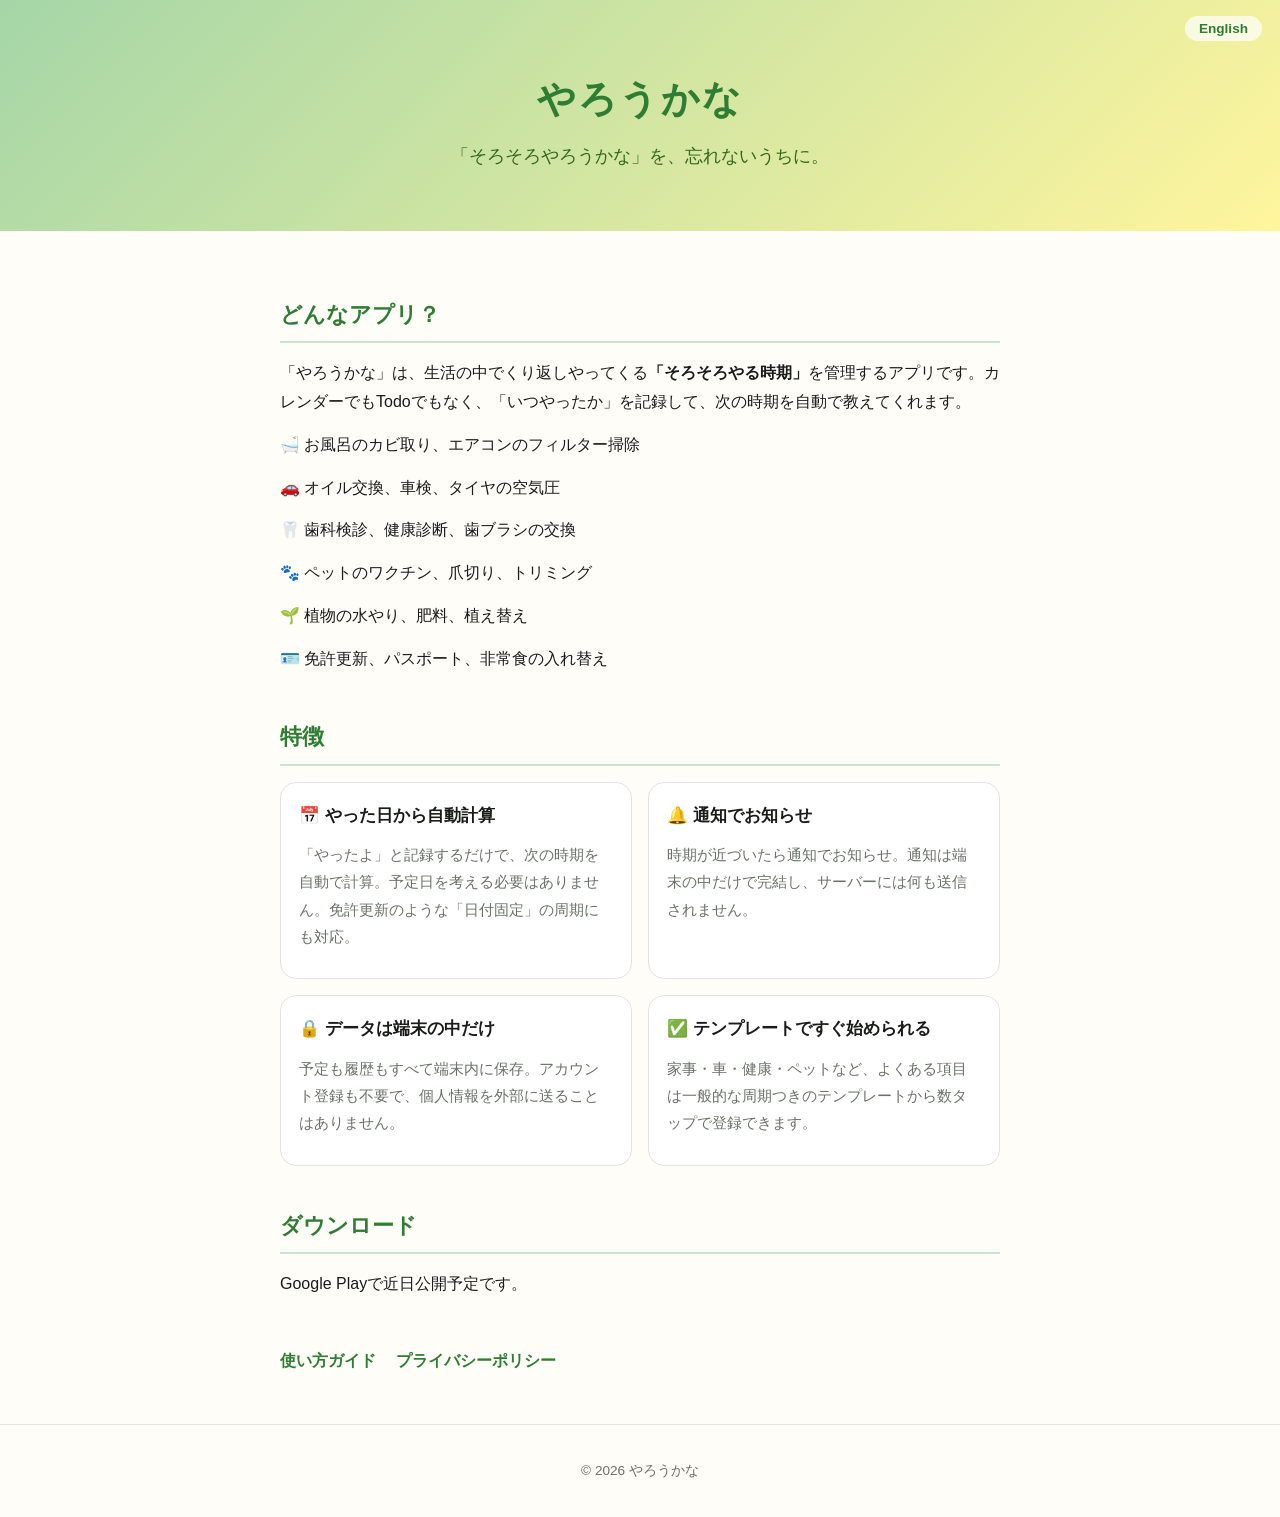
<file: index.html>
<!DOCTYPE html>
<html lang="ja">
<head>
  <meta charset="UTF-8">
  <meta name="viewport" content="width=device-width, initial-scale=1.0">
  <meta name="description" content="「そろそろやろうかな」を忘れないためのライフサイクル管理アプリ。掃除・交換・点検・記念日など、くり返す予定をゆるく管理。">
  <title>やろうかな - ライフサイクル管理アプリ</title>
  <link rel="stylesheet" href="style.css">
</head>
<body>
  <header class="hero">
    <nav class="lang-switch"><a href="en/index.html">English</a></nav>
    <h1>やろうかな</h1>
    <p class="tagline">「そろそろやろうかな」を、忘れないうちに。</p>
  </header>

  <main>
    <section>
      <h2>どんなアプリ？</h2>
      <p>「やろうかな」は、生活の中でくり返しやってくる<strong>「そろそろやる時期」</strong>を管理するアプリです。カレンダーでもTodoでもなく、「いつやったか」を記録して、次の時期を自動で教えてくれます。</p>
      <ul class="feature-list">
        <li>🛁 お風呂のカビ取り、エアコンのフィルター掃除</li>
        <li>🚗 オイル交換、車検、タイヤの空気圧</li>
        <li>🦷 歯科検診、健康診断、歯ブラシの交換</li>
        <li>🐾 ペットのワクチン、爪切り、トリミング</li>
        <li>🌱 植物の水やり、肥料、植え替え</li>
        <li>🪪 免許更新、パスポート、非常食の入れ替え</li>
      </ul>
    </section>

    <section>
      <h2>特徴</h2>
      <div class="cards">
        <div class="card">
          <h3>📅 やった日から自動計算</h3>
          <p>「やったよ」と記録するだけで、次の時期を自動で計算。予定日を考える必要はありません。免許更新のような「日付固定」の周期にも対応。</p>
        </div>
        <div class="card">
          <h3>🔔 通知でお知らせ</h3>
          <p>時期が近づいたら通知でお知らせ。通知は端末の中だけで完結し、サーバーには何も送信されません。</p>
        </div>
        <div class="card">
          <h3>🔒 データは端末の中だけ</h3>
          <p>予定も履歴もすべて端末内に保存。アカウント登録も不要で、個人情報を外部に送ることはありません。</p>
        </div>
        <div class="card">
          <h3>✅ テンプレートですぐ始められる</h3>
          <p>家事・車・健康・ペットなど、よくある項目は一般的な周期つきのテンプレートから数タップで登録できます。</p>
        </div>
      </div>
    </section>

    <section>
      <h2>ダウンロード</h2>
      <p>Google Playで近日公開予定です。</p>
      <!-- 公開後にバッジリンクを設置
      <a href="https://play.google.com/store/apps/details?id=com.yaroukana.app">Google Playで手に入れよう</a>
      -->
    </section>

    <nav class="footer-nav">
      <a href="guide.html">使い方ガイド</a>
      <a href="privacy.html">プライバシーポリシー</a>
    </nav>
  </main>

  <footer>
    <p>&copy; 2026 やろうかな</p>
  </footer>
</body>
</html>
</file>
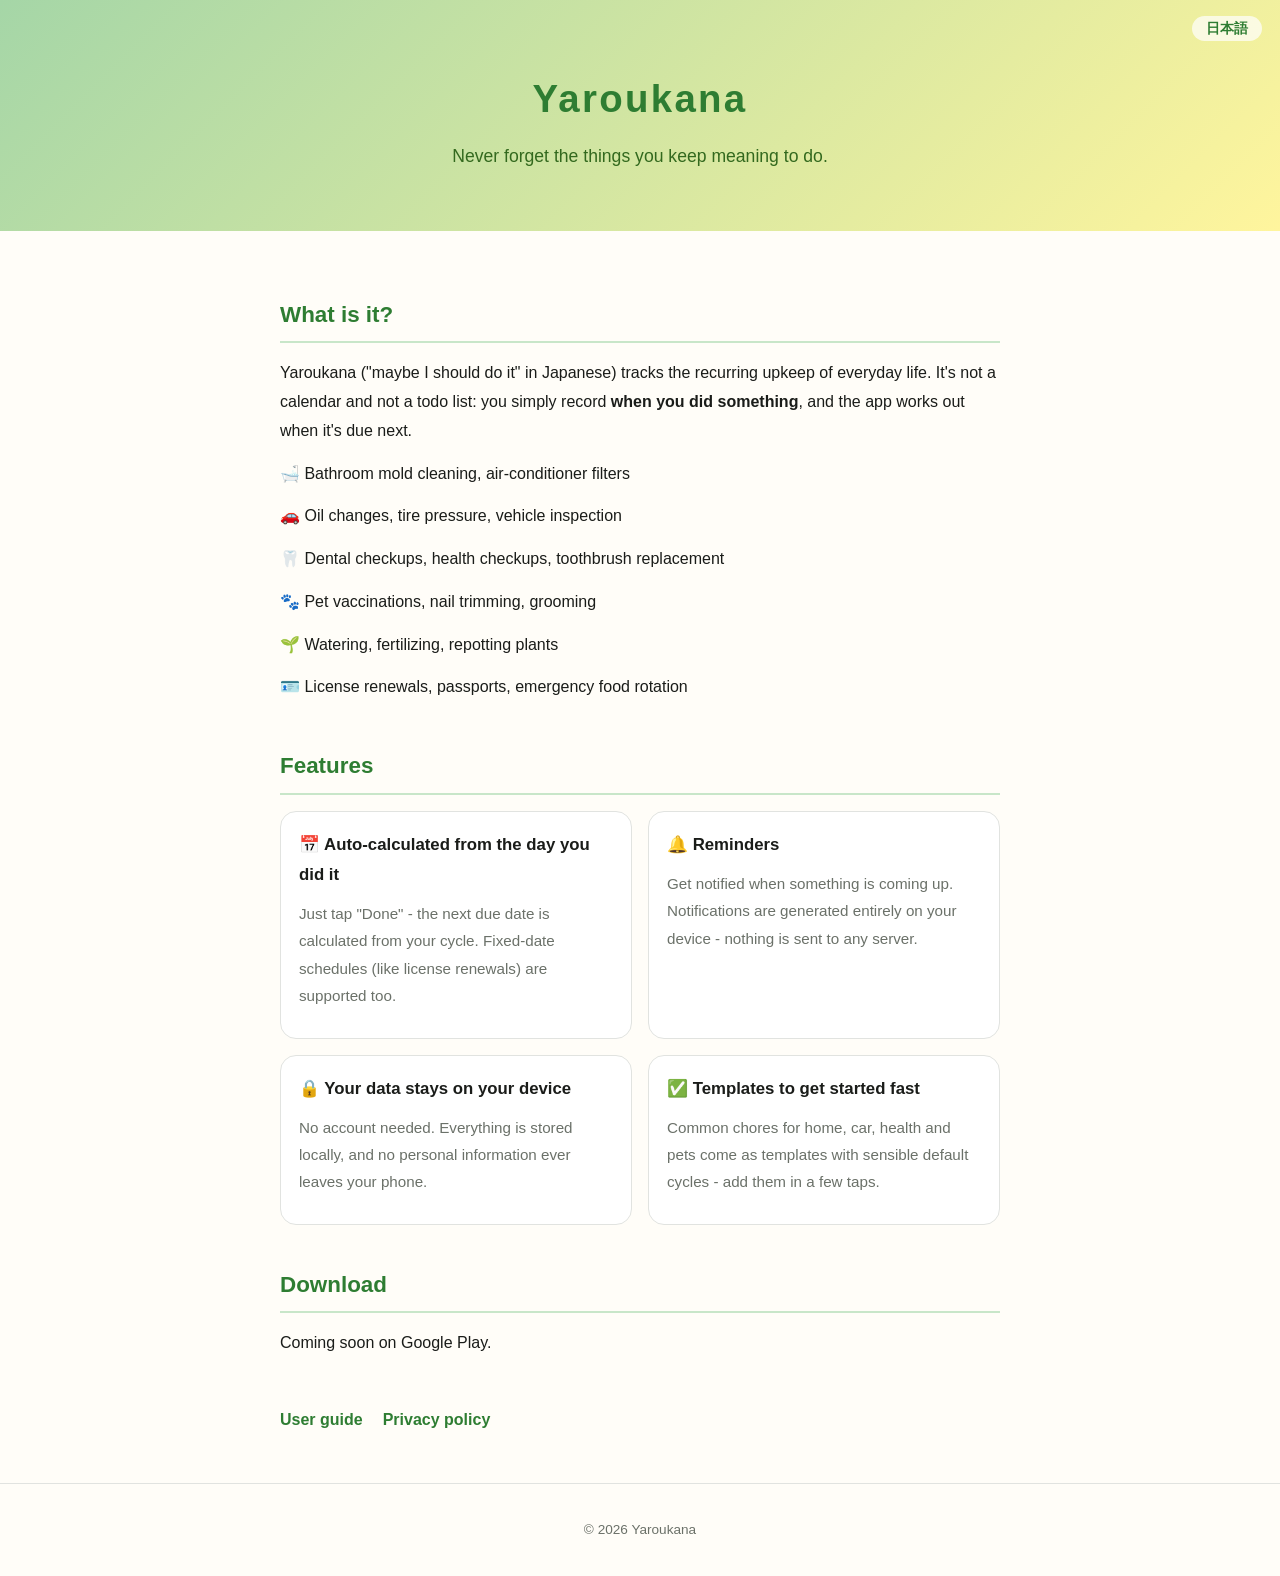
<file: en/index.html>
<!DOCTYPE html>
<html lang="en">
<head>
  <meta charset="UTF-8">
  <meta name="viewport" content="width=device-width, initial-scale=1.0">
  <meta name="description" content="Yaroukana - a life-cycle reminder app. Track recurring chores like cleaning, replacements, checkups and anniversaries, with the next date calculated automatically.">
  <title>Yaroukana - Life-cycle reminder app</title>
  <link rel="stylesheet" href="../style.css">
</head>
<body>
  <header class="hero">
    <nav class="lang-switch"><a href="../index.html">日本語</a></nav>
    <h1>Yaroukana</h1>
    <p class="tagline">Never forget the things you keep meaning to do.</p>
  </header>

  <main>
    <section>
      <h2>What is it?</h2>
      <p>Yaroukana ("maybe I should do it" in Japanese) tracks the recurring upkeep of everyday life. It's not a calendar and not a todo list: you simply record <strong>when you did something</strong>, and the app works out when it's due next.</p>
      <ul class="feature-list">
        <li>🛁 Bathroom mold cleaning, air-conditioner filters</li>
        <li>🚗 Oil changes, tire pressure, vehicle inspection</li>
        <li>🦷 Dental checkups, health checkups, toothbrush replacement</li>
        <li>🐾 Pet vaccinations, nail trimming, grooming</li>
        <li>🌱 Watering, fertilizing, repotting plants</li>
        <li>🪪 License renewals, passports, emergency food rotation</li>
      </ul>
    </section>

    <section>
      <h2>Features</h2>
      <div class="cards">
        <div class="card">
          <h3>📅 Auto-calculated from the day you did it</h3>
          <p>Just tap "Done" - the next due date is calculated from your cycle. Fixed-date schedules (like license renewals) are supported too.</p>
        </div>
        <div class="card">
          <h3>🔔 Reminders</h3>
          <p>Get notified when something is coming up. Notifications are generated entirely on your device - nothing is sent to any server.</p>
        </div>
        <div class="card">
          <h3>🔒 Your data stays on your device</h3>
          <p>No account needed. Everything is stored locally, and no personal information ever leaves your phone.</p>
        </div>
        <div class="card">
          <h3>✅ Templates to get started fast</h3>
          <p>Common chores for home, car, health and pets come as templates with sensible default cycles - add them in a few taps.</p>
        </div>
      </div>
    </section>

    <section>
      <h2>Download</h2>
      <p>Coming soon on Google Play.</p>
    </section>

    <nav class="footer-nav">
      <a href="guide.html">User guide</a>
      <a href="privacy.html">Privacy policy</a>
    </nav>
  </main>

  <footer>
    <p>&copy; 2026 Yaroukana</p>
  </footer>
</body>
</html>
</file>
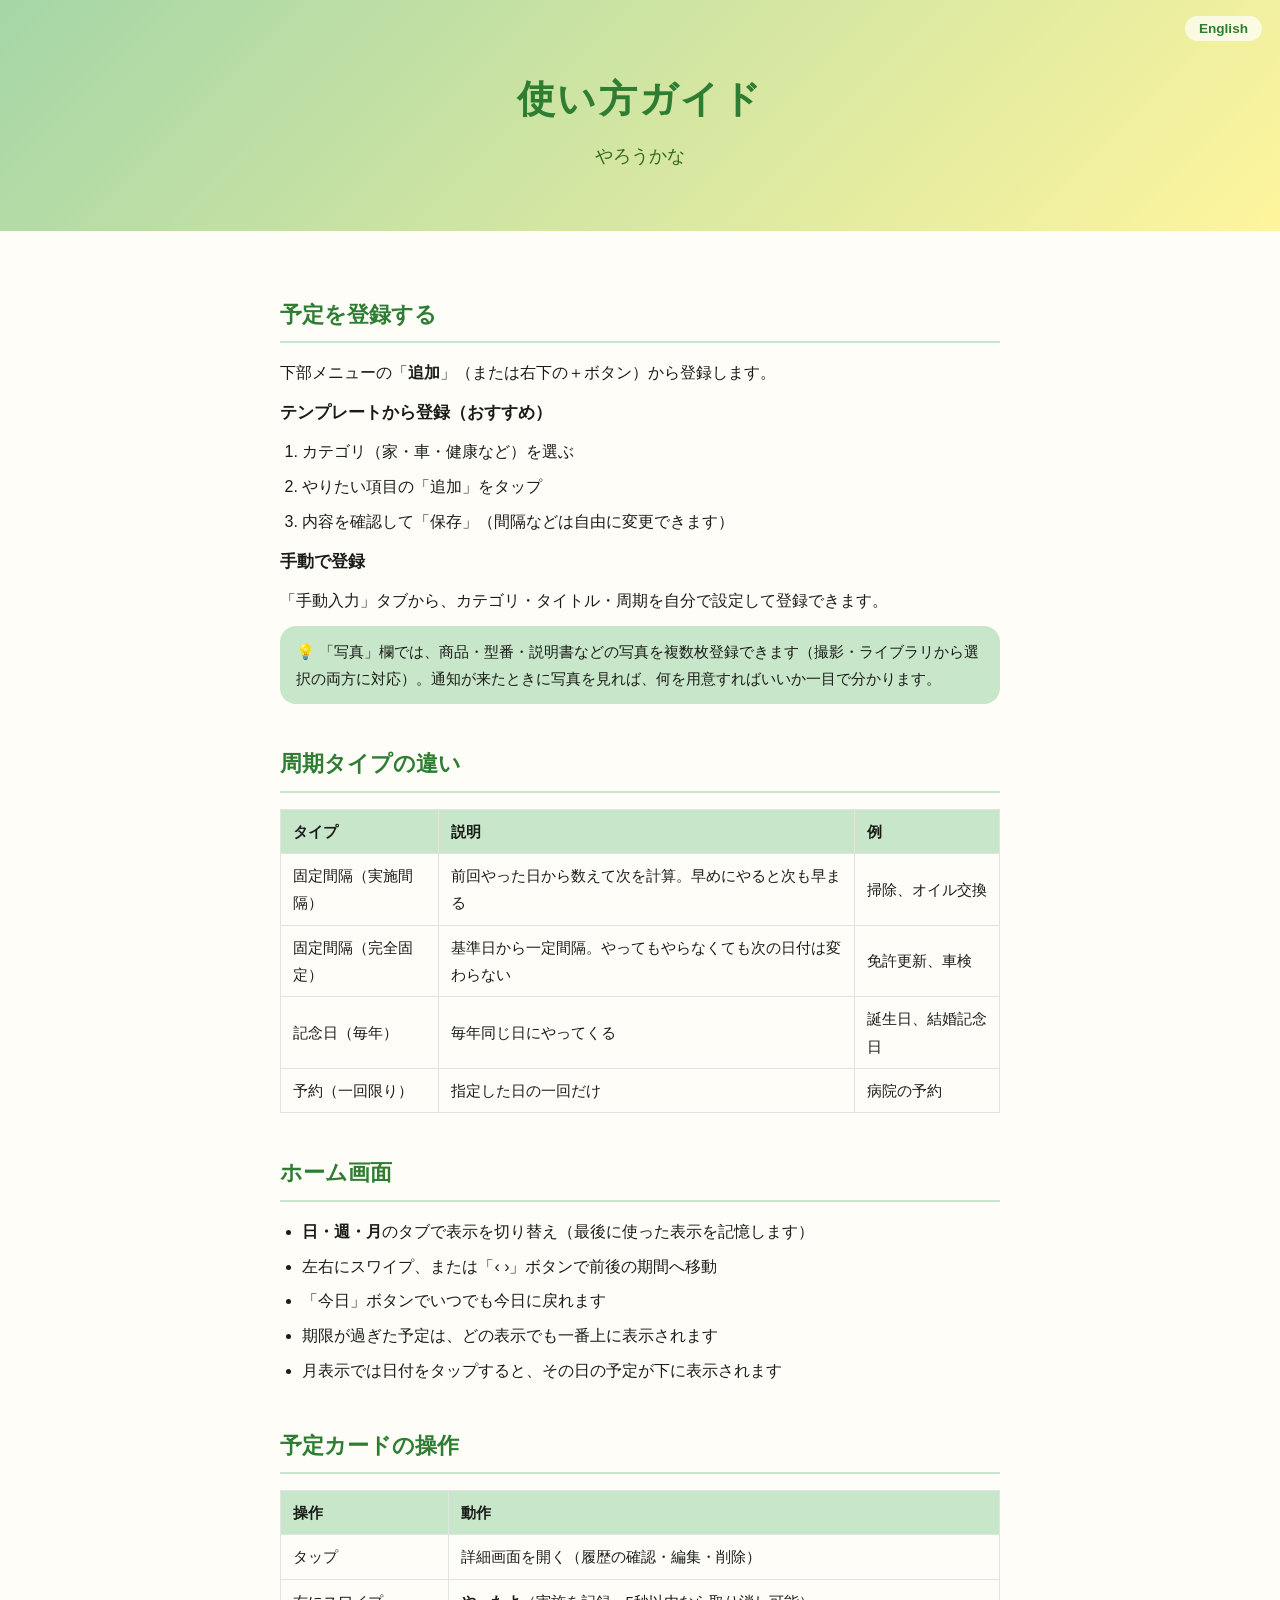
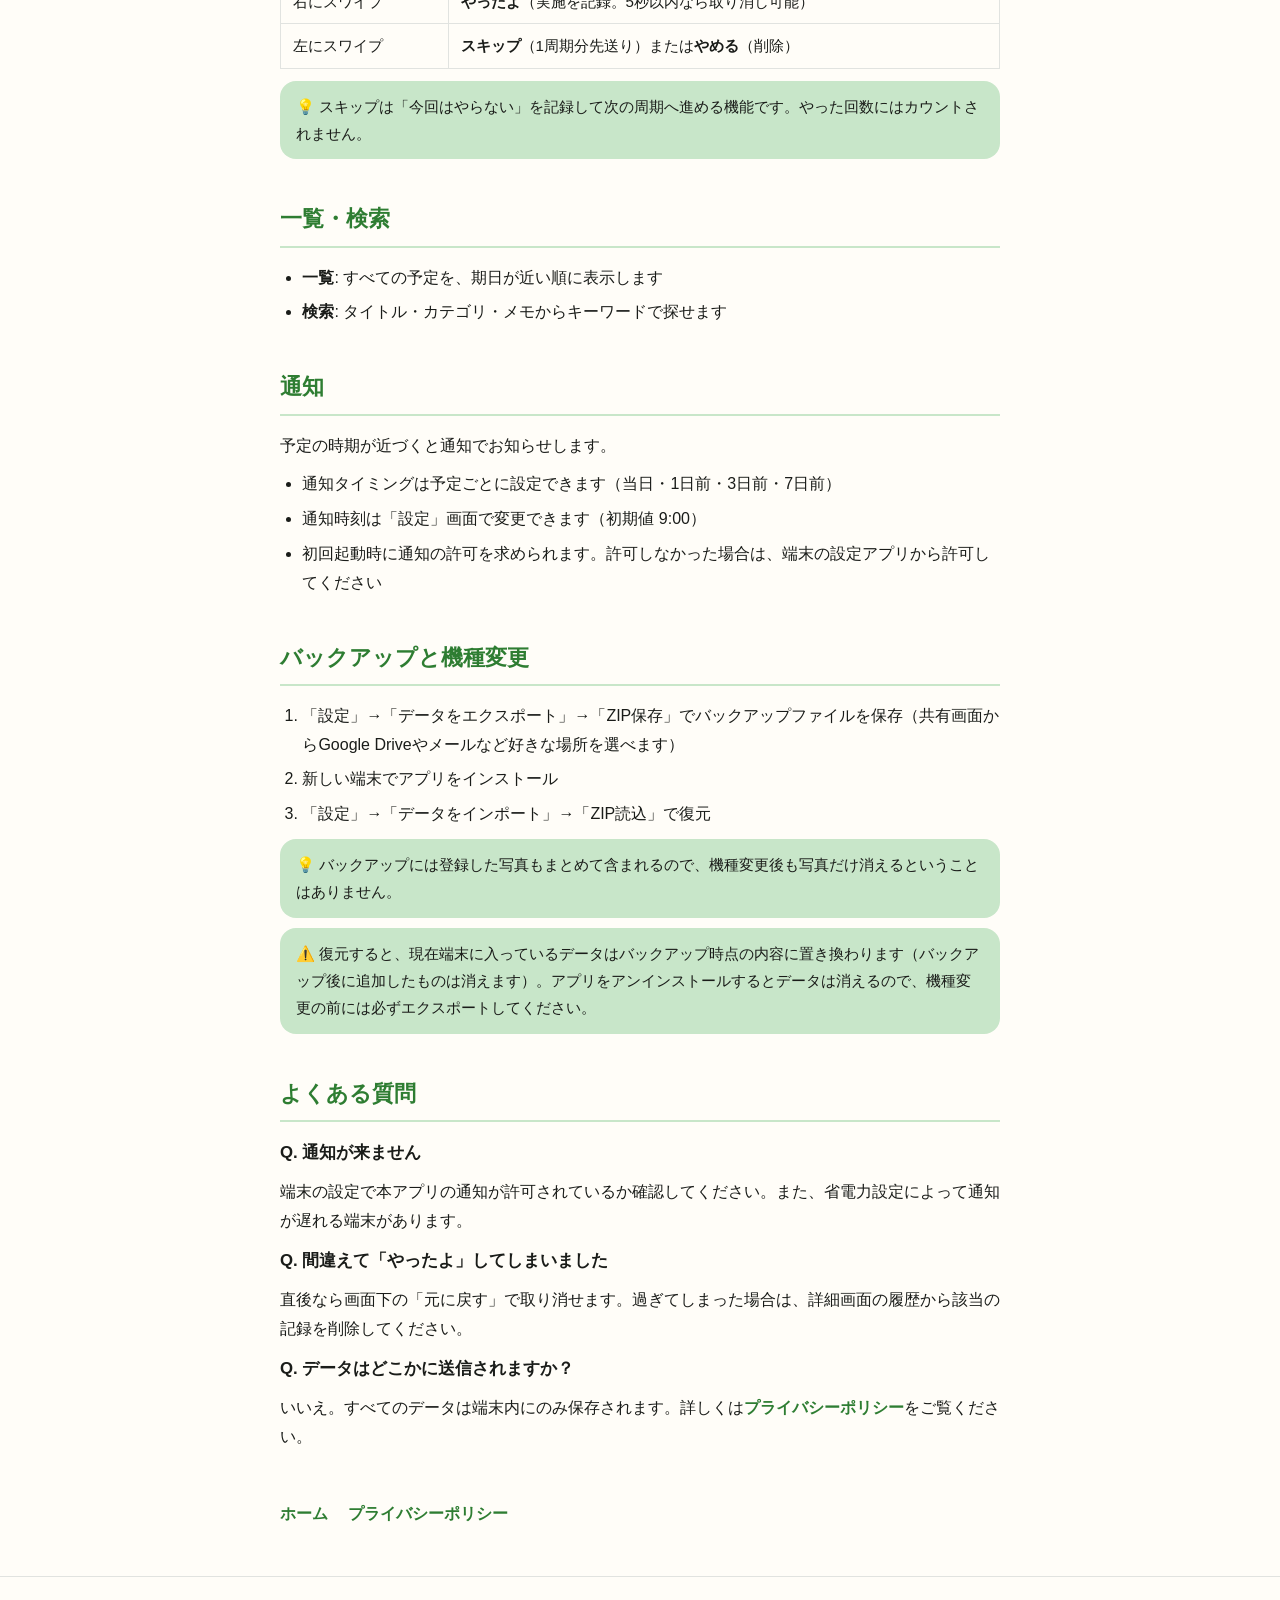
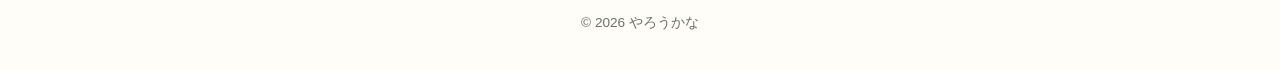
<file: guide.html>
<!DOCTYPE html>
<html lang="ja">
<head>
  <meta charset="UTF-8">
  <meta name="viewport" content="width=device-width, initial-scale=1.0">
  <title>使い方ガイド - やろうかな</title>
  <link rel="stylesheet" href="style.css">
</head>
<body>
  <header class="hero">
    <nav class="lang-switch"><a href="en/guide.html">English</a></nav>
    <h1>使い方ガイド</h1>
    <p class="tagline">やろうかな</p>
  </header>

  <main>
    <section>
      <h2>予定を登録する</h2>
      <p>下部メニューの「<strong>追加</strong>」（または右下の＋ボタン）から登録します。</p>
      <h3>テンプレートから登録（おすすめ）</h3>
      <ol>
        <li>カテゴリ（家・車・健康など）を選ぶ</li>
        <li>やりたい項目の「追加」をタップ</li>
        <li>内容を確認して「保存」（間隔などは自由に変更できます）</li>
      </ol>
      <h3>手動で登録</h3>
      <p>「手動入力」タブから、カテゴリ・タイトル・周期を自分で設定して登録できます。</p>
      <p class="note">💡 「写真」欄では、商品・型番・説明書などの写真を複数枚登録できます（撮影・ライブラリから選択の両方に対応）。通知が来たときに写真を見れば、何を用意すればいいか一目で分かります。</p>
    </section>

    <section>
      <h2>周期タイプの違い</h2>
      <table>
        <tr><th>タイプ</th><th>説明</th><th>例</th></tr>
        <tr><td>固定間隔（実施間隔）</td><td>前回やった日から数えて次を計算。早めにやると次も早まる</td><td>掃除、オイル交換</td></tr>
        <tr><td>固定間隔（完全固定）</td><td>基準日から一定間隔。やってもやらなくても次の日付は変わらない</td><td>免許更新、車検</td></tr>
        <tr><td>記念日（毎年）</td><td>毎年同じ日にやってくる</td><td>誕生日、結婚記念日</td></tr>
        <tr><td>予約（一回限り）</td><td>指定した日の一回だけ</td><td>病院の予約</td></tr>
      </table>
    </section>

    <section>
      <h2>ホーム画面</h2>
      <ul>
        <li><strong>日・週・月</strong>のタブで表示を切り替え（最後に使った表示を記憶します）</li>
        <li>左右にスワイプ、または「‹ ›」ボタンで前後の期間へ移動</li>
        <li>「今日」ボタンでいつでも今日に戻れます</li>
        <li>期限が過ぎた予定は、どの表示でも一番上に表示されます</li>
        <li>月表示では日付をタップすると、その日の予定が下に表示されます</li>
      </ul>
    </section>

    <section>
      <h2>予定カードの操作</h2>
      <table>
        <tr><th>操作</th><th>動作</th></tr>
        <tr><td>タップ</td><td>詳細画面を開く（履歴の確認・編集・削除）</td></tr>
        <tr><td>右にスワイプ</td><td><strong>やったよ</strong>（実施を記録。5秒以内なら取り消し可能）</td></tr>
        <tr><td>左にスワイプ</td><td><strong>スキップ</strong>（1周期分先送り）または<strong>やめる</strong>（削除）</td></tr>
      </table>
      <p class="note">💡 スキップは「今回はやらない」を記録して次の周期へ進める機能です。やった回数にはカウントされません。</p>
    </section>

    <section>
      <h2>一覧・検索</h2>
      <ul>
        <li><strong>一覧</strong>: すべての予定を、期日が近い順に表示します</li>
        <li><strong>検索</strong>: タイトル・カテゴリ・メモからキーワードで探せます</li>
      </ul>
    </section>

    <section>
      <h2>通知</h2>
      <p>予定の時期が近づくと通知でお知らせします。</p>
      <ul>
        <li>通知タイミングは予定ごとに設定できます（当日・1日前・3日前・7日前）</li>
        <li>通知時刻は「設定」画面で変更できます（初期値 9:00）</li>
        <li>初回起動時に通知の許可を求められます。許可しなかった場合は、端末の設定アプリから許可してください</li>
      </ul>
    </section>

    <section>
      <h2>バックアップと機種変更</h2>
      <ol>
        <li>「設定」→「データをエクスポート」→「ZIP保存」でバックアップファイルを保存（共有画面からGoogle Driveやメールなど好きな場所を選べます）</li>
        <li>新しい端末でアプリをインストール</li>
        <li>「設定」→「データをインポート」→「ZIP読込」で復元</li>
      </ol>
      <p class="note">💡 バックアップには登録した写真もまとめて含まれるので、機種変更後も写真だけ消えるということはありません。</p>
      <p class="note">⚠️ 復元すると、現在端末に入っているデータはバックアップ時点の内容に置き換わります（バックアップ後に追加したものは消えます）。アプリをアンインストールするとデータは消えるので、機種変更の前には必ずエクスポートしてください。</p>
    </section>

    <section>
      <h2>よくある質問</h2>
      <h3>Q. 通知が来ません</h3>
      <p>端末の設定で本アプリの通知が許可されているか確認してください。また、省電力設定によって通知が遅れる端末があります。</p>
      <h3>Q. 間違えて「やったよ」してしまいました</h3>
      <p>直後なら画面下の「元に戻す」で取り消せます。過ぎてしまった場合は、詳細画面の履歴から該当の記録を削除してください。</p>
      <h3>Q. データはどこかに送信されますか？</h3>
      <p>いいえ。すべてのデータは端末内にのみ保存されます。詳しくは<a href="privacy.html">プライバシーポリシー</a>をご覧ください。</p>
    </section>

    <nav class="footer-nav">
      <a href="index.html">ホーム</a>
      <a href="privacy.html">プライバシーポリシー</a>
    </nav>
  </main>

  <footer>
    <p>&copy; 2026 やろうかな</p>
  </footer>
</body>
</html>
</file>
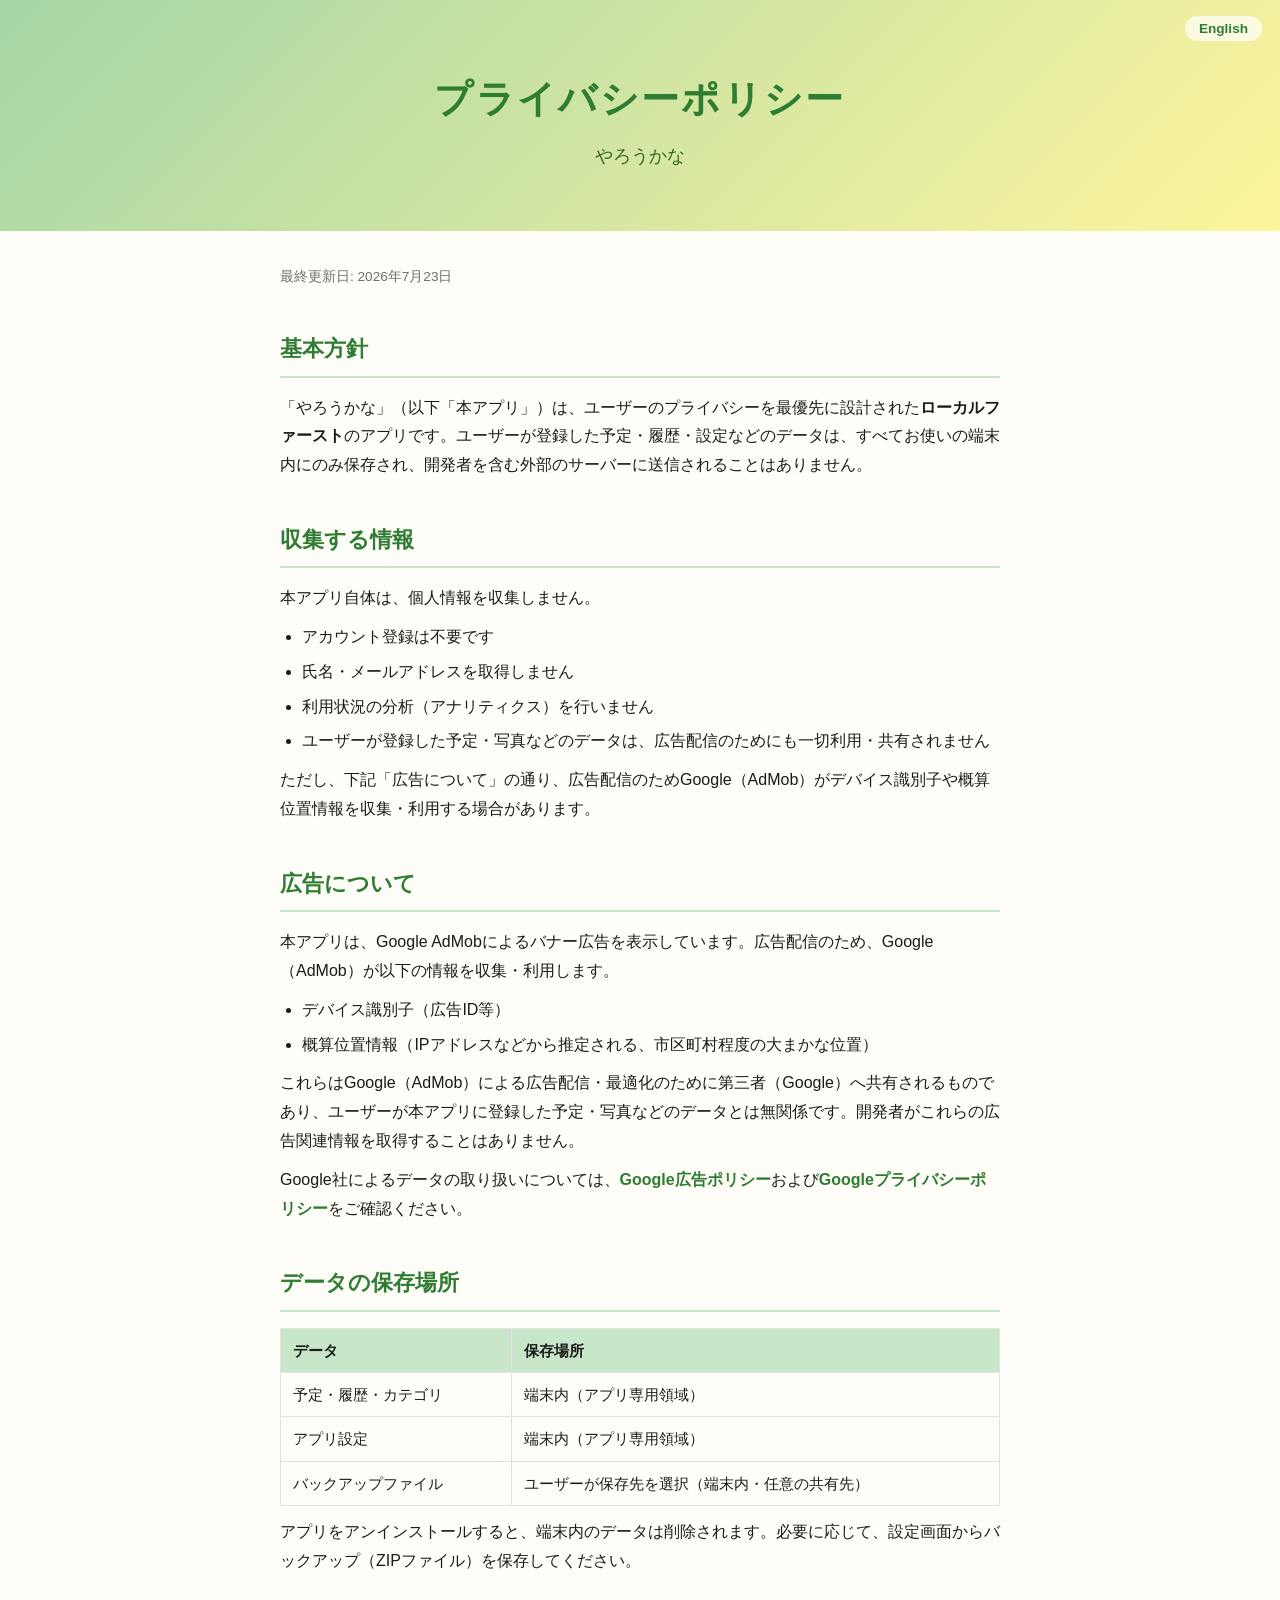
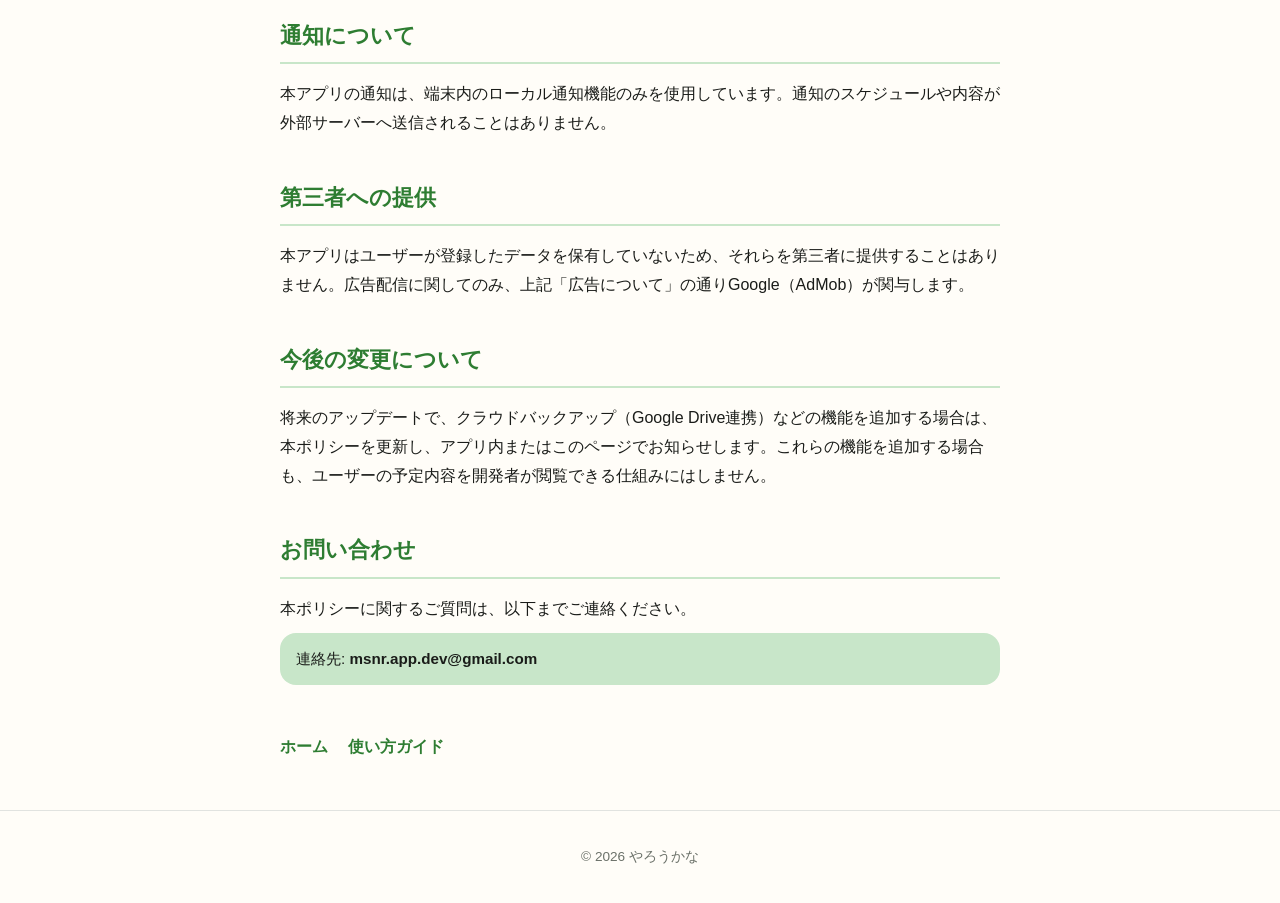
<file: privacy.html>
<!DOCTYPE html>
<html lang="ja">
<head>
  <meta charset="UTF-8">
  <meta name="viewport" content="width=device-width, initial-scale=1.0">
  <title>プライバシーポリシー - やろうかな</title>
  <link rel="stylesheet" href="style.css">
</head>
<body>
  <header class="hero">
    <nav class="lang-switch"><a href="en/privacy.html">English</a></nav>
    <h1>プライバシーポリシー</h1>
    <p class="tagline">やろうかな</p>
  </header>

  <main>
    <p class="updated">最終更新日: 2026年7月23日</p>

    <section>
      <h2>基本方針</h2>
      <p>「やろうかな」（以下「本アプリ」）は、ユーザーのプライバシーを最優先に設計された<strong>ローカルファースト</strong>のアプリです。ユーザーが登録した予定・履歴・設定などのデータは、すべてお使いの端末内にのみ保存され、開発者を含む外部のサーバーに送信されることはありません。</p>
    </section>

    <section>
      <h2>収集する情報</h2>
      <p>本アプリ自体は、個人情報を収集しません。</p>
      <ul>
        <li>アカウント登録は不要です</li>
        <li>氏名・メールアドレスを取得しません</li>
        <li>利用状況の分析（アナリティクス）を行いません</li>
        <li>ユーザーが登録した予定・写真などのデータは、広告配信のためにも一切利用・共有されません</li>
      </ul>
      <p>ただし、下記「広告について」の通り、広告配信のためGoogle（AdMob）がデバイス識別子や概算位置情報を収集・利用する場合があります。</p>
    </section>

    <section>
      <h2>広告について</h2>
      <p>本アプリは、Google AdMobによるバナー広告を表示しています。広告配信のため、Google（AdMob）が以下の情報を収集・利用します。</p>
      <ul>
        <li>デバイス識別子（広告ID等）</li>
        <li>概算位置情報（IPアドレスなどから推定される、市区町村程度の大まかな位置）</li>
      </ul>
      <p>これらはGoogle（AdMob）による広告配信・最適化のために第三者（Google）へ共有されるものであり、ユーザーが本アプリに登録した予定・写真などのデータとは無関係です。開発者がこれらの広告関連情報を取得することはありません。</p>
      <p>Google社によるデータの取り扱いについては、<a href="https://policies.google.com/technologies/ads" target="_blank" rel="noopener">Google広告ポリシー</a>および<a href="https://policies.google.com/privacy" target="_blank" rel="noopener">Googleプライバシーポリシー</a>をご確認ください。</p>
    </section>

    <section>
      <h2>データの保存場所</h2>
      <table>
        <tr><th>データ</th><th>保存場所</th></tr>
        <tr><td>予定・履歴・カテゴリ</td><td>端末内（アプリ専用領域）</td></tr>
        <tr><td>アプリ設定</td><td>端末内（アプリ専用領域）</td></tr>
        <tr><td>バックアップファイル</td><td>ユーザーが保存先を選択（端末内・任意の共有先）</td></tr>
      </table>
      <p>アプリをアンインストールすると、端末内のデータは削除されます。必要に応じて、設定画面からバックアップ（ZIPファイル）を保存してください。</p>
    </section>

    <section>
      <h2>通知について</h2>
      <p>本アプリの通知は、端末内のローカル通知機能のみを使用しています。通知のスケジュールや内容が外部サーバーへ送信されることはありません。</p>
    </section>

    <section>
      <h2>第三者への提供</h2>
      <p>本アプリはユーザーが登録したデータを保有していないため、それらを第三者に提供することはありません。広告配信に関してのみ、上記「広告について」の通りGoogle（AdMob）が関与します。</p>
    </section>

    <section>
      <h2>今後の変更について</h2>
      <p>将来のアップデートで、クラウドバックアップ（Google Drive連携）などの機能を追加する場合は、本ポリシーを更新し、アプリ内またはこのページでお知らせします。これらの機能を追加する場合も、ユーザーの予定内容を開発者が閲覧できる仕組みにはしません。</p>
    </section>

    <section>
      <h2>お問い合わせ</h2>
      <p>本ポリシーに関するご質問は、以下までご連絡ください。</p>
      <p class="note">連絡先: <strong>msnr.app.dev@gmail.com</strong></p>
    </section>

    <nav class="footer-nav">
      <a href="index.html">ホーム</a>
      <a href="guide.html">使い方ガイド</a>
    </nav>
  </main>

  <footer>
    <p>&copy; 2026 やろうかな</p>
  </footer>
</body>
</html>
</file>
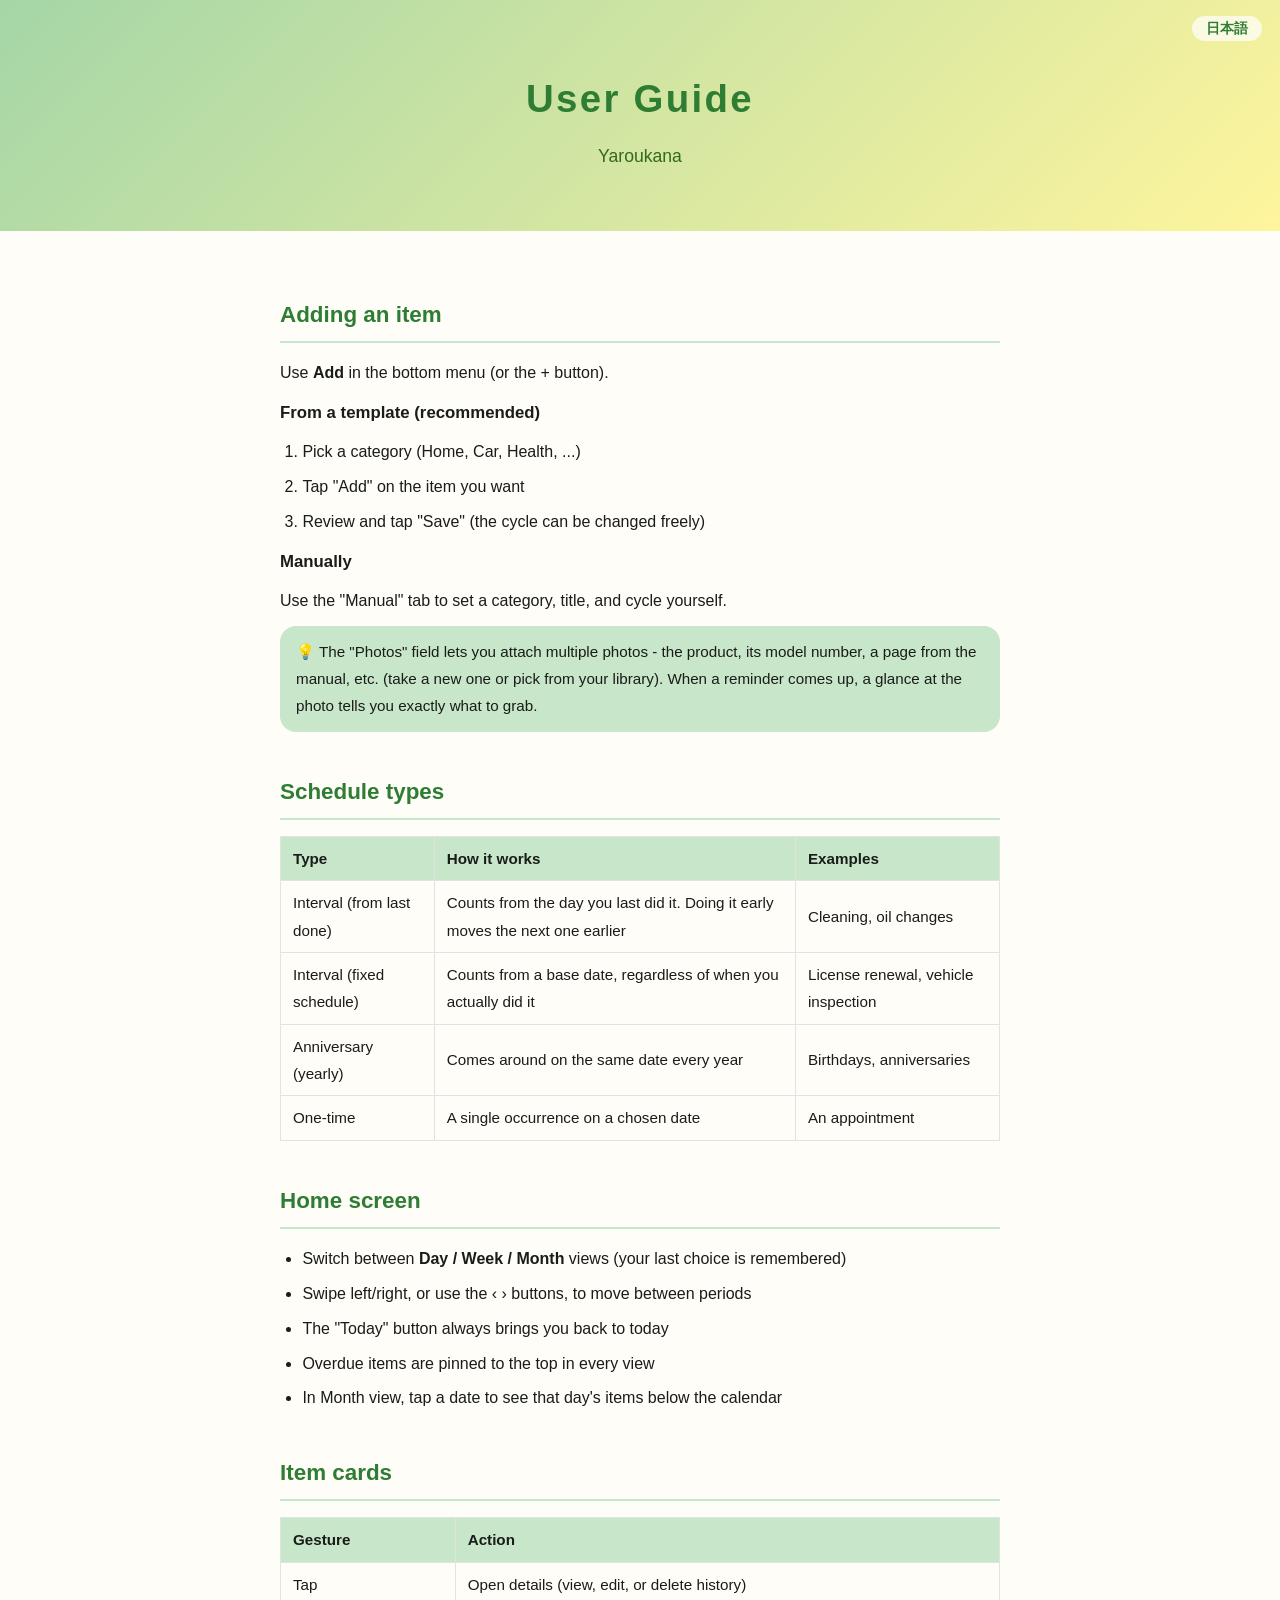
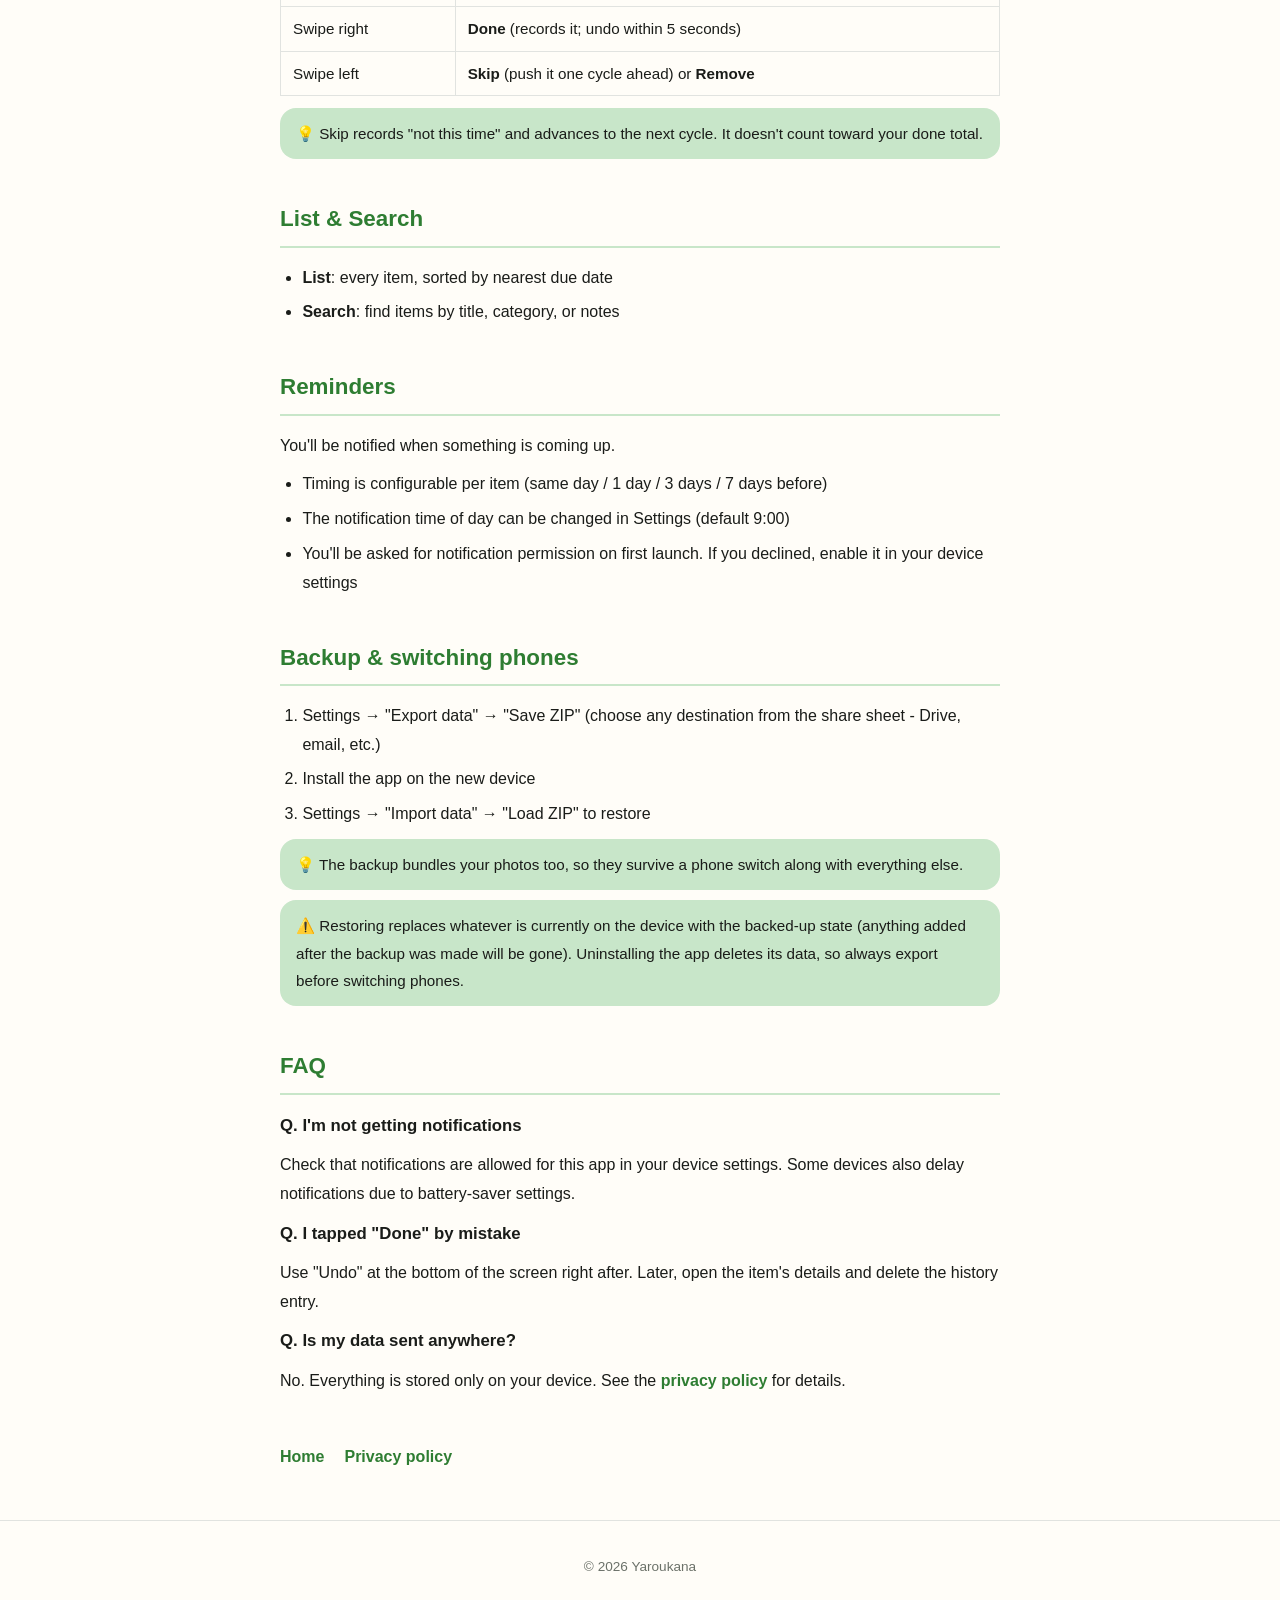
<file: en/guide.html>
<!DOCTYPE html>
<html lang="en">
<head>
  <meta charset="UTF-8">
  <meta name="viewport" content="width=device-width, initial-scale=1.0">
  <title>User Guide - Yaroukana</title>
  <link rel="stylesheet" href="../style.css">
</head>
<body>
  <header class="hero">
    <nav class="lang-switch"><a href="../guide.html">日本語</a></nav>
    <h1>User Guide</h1>
    <p class="tagline">Yaroukana</p>
  </header>

  <main>
    <section>
      <h2>Adding an item</h2>
      <p>Use <strong>Add</strong> in the bottom menu (or the + button).</p>
      <h3>From a template (recommended)</h3>
      <ol>
        <li>Pick a category (Home, Car, Health, ...)</li>
        <li>Tap "Add" on the item you want</li>
        <li>Review and tap "Save" (the cycle can be changed freely)</li>
      </ol>
      <h3>Manually</h3>
      <p>Use the "Manual" tab to set a category, title, and cycle yourself.</p>
      <p class="note">💡 The "Photos" field lets you attach multiple photos - the product, its model number, a page from the manual, etc. (take a new one or pick from your library). When a reminder comes up, a glance at the photo tells you exactly what to grab.</p>
    </section>

    <section>
      <h2>Schedule types</h2>
      <table>
        <tr><th>Type</th><th>How it works</th><th>Examples</th></tr>
        <tr><td>Interval (from last done)</td><td>Counts from the day you last did it. Doing it early moves the next one earlier</td><td>Cleaning, oil changes</td></tr>
        <tr><td>Interval (fixed schedule)</td><td>Counts from a base date, regardless of when you actually did it</td><td>License renewal, vehicle inspection</td></tr>
        <tr><td>Anniversary (yearly)</td><td>Comes around on the same date every year</td><td>Birthdays, anniversaries</td></tr>
        <tr><td>One-time</td><td>A single occurrence on a chosen date</td><td>An appointment</td></tr>
      </table>
    </section>

    <section>
      <h2>Home screen</h2>
      <ul>
        <li>Switch between <strong>Day / Week / Month</strong> views (your last choice is remembered)</li>
        <li>Swipe left/right, or use the ‹ › buttons, to move between periods</li>
        <li>The "Today" button always brings you back to today</li>
        <li>Overdue items are pinned to the top in every view</li>
        <li>In Month view, tap a date to see that day's items below the calendar</li>
      </ul>
    </section>

    <section>
      <h2>Item cards</h2>
      <table>
        <tr><th>Gesture</th><th>Action</th></tr>
        <tr><td>Tap</td><td>Open details (view, edit, or delete history)</td></tr>
        <tr><td>Swipe right</td><td><strong>Done</strong> (records it; undo within 5 seconds)</td></tr>
        <tr><td>Swipe left</td><td><strong>Skip</strong> (push it one cycle ahead) or <strong>Remove</strong></td></tr>
      </table>
      <p class="note">💡 Skip records "not this time" and advances to the next cycle. It doesn't count toward your done total.</p>
    </section>

    <section>
      <h2>List &amp; Search</h2>
      <ul>
        <li><strong>List</strong>: every item, sorted by nearest due date</li>
        <li><strong>Search</strong>: find items by title, category, or notes</li>
      </ul>
    </section>

    <section>
      <h2>Reminders</h2>
      <p>You'll be notified when something is coming up.</p>
      <ul>
        <li>Timing is configurable per item (same day / 1 day / 3 days / 7 days before)</li>
        <li>The notification time of day can be changed in Settings (default 9:00)</li>
        <li>You'll be asked for notification permission on first launch. If you declined, enable it in your device settings</li>
      </ul>
    </section>

    <section>
      <h2>Backup &amp; switching phones</h2>
      <ol>
        <li>Settings → "Export data" → "Save ZIP" (choose any destination from the share sheet - Drive, email, etc.)</li>
        <li>Install the app on the new device</li>
        <li>Settings → "Import data" → "Load ZIP" to restore</li>
      </ol>
      <p class="note">💡 The backup bundles your photos too, so they survive a phone switch along with everything else.</p>
      <p class="note">⚠️ Restoring replaces whatever is currently on the device with the backed-up state (anything added after the backup was made will be gone). Uninstalling the app deletes its data, so always export before switching phones.</p>
    </section>

    <section>
      <h2>FAQ</h2>
      <h3>Q. I'm not getting notifications</h3>
      <p>Check that notifications are allowed for this app in your device settings. Some devices also delay notifications due to battery-saver settings.</p>
      <h3>Q. I tapped "Done" by mistake</h3>
      <p>Use "Undo" at the bottom of the screen right after. Later, open the item's details and delete the history entry.</p>
      <h3>Q. Is my data sent anywhere?</h3>
      <p>No. Everything is stored only on your device. See the <a href="privacy.html">privacy policy</a> for details.</p>
    </section>

    <nav class="footer-nav">
      <a href="index.html">Home</a>
      <a href="privacy.html">Privacy policy</a>
    </nav>
  </main>

  <footer>
    <p>&copy; 2026 Yaroukana</p>
  </footer>
</body>
</html>
</file>
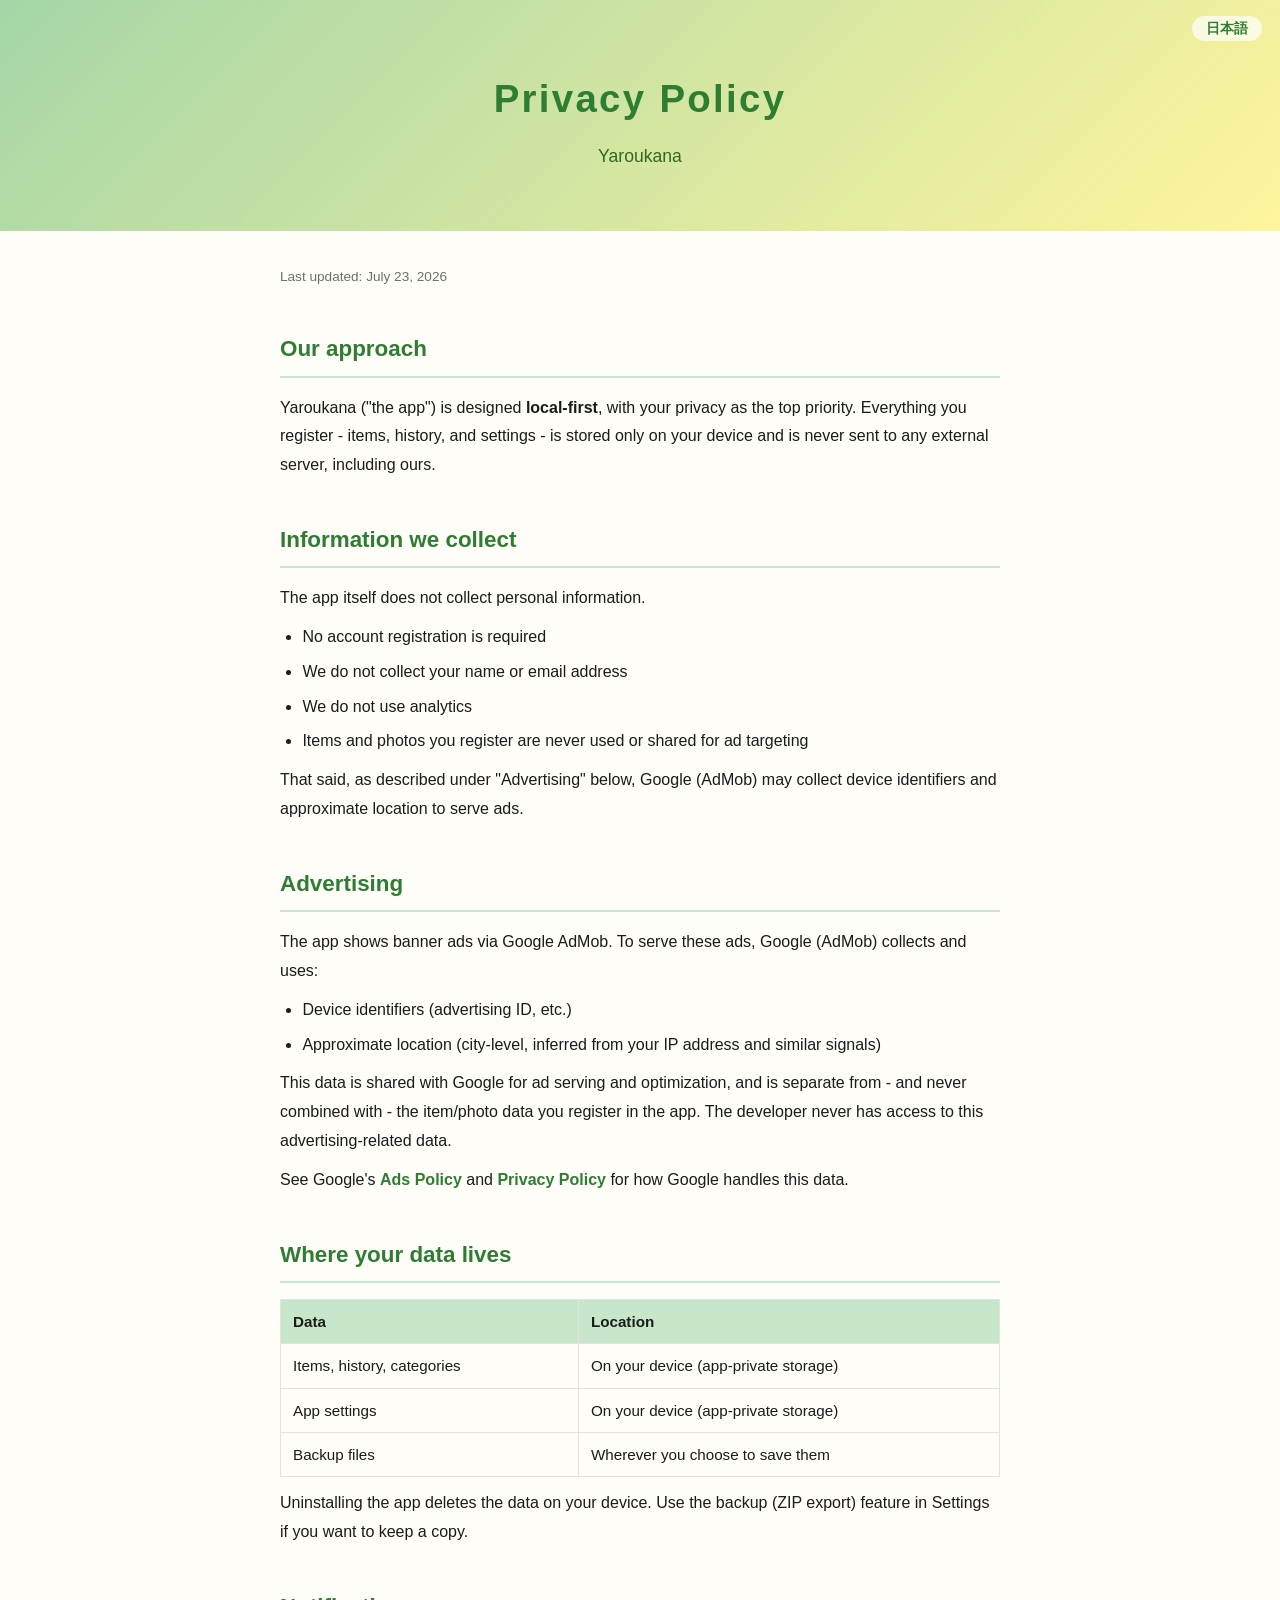
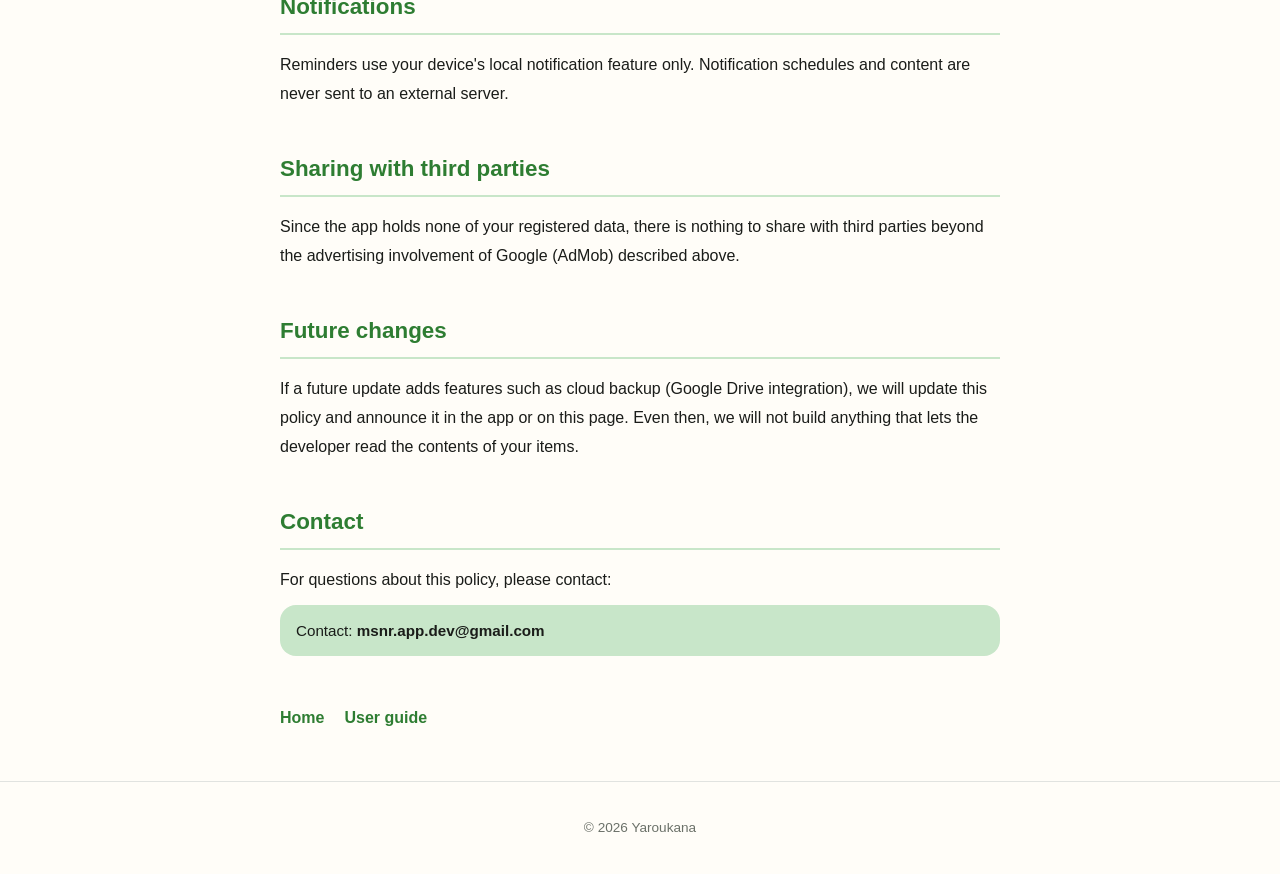
<file: en/privacy.html>
<!DOCTYPE html>
<html lang="en">
<head>
  <meta charset="UTF-8">
  <meta name="viewport" content="width=device-width, initial-scale=1.0">
  <title>Privacy Policy - Yaroukana</title>
  <link rel="stylesheet" href="../style.css">
</head>
<body>
  <header class="hero">
    <nav class="lang-switch"><a href="../privacy.html">日本語</a></nav>
    <h1>Privacy Policy</h1>
    <p class="tagline">Yaroukana</p>
  </header>

  <main>
    <p class="updated">Last updated: July 23, 2026</p>

    <section>
      <h2>Our approach</h2>
      <p>Yaroukana ("the app") is designed <strong>local-first</strong>, with your privacy as the top priority. Everything you register - items, history, and settings - is stored only on your device and is never sent to any external server, including ours.</p>
    </section>

    <section>
      <h2>Information we collect</h2>
      <p>The app itself does not collect personal information.</p>
      <ul>
        <li>No account registration is required</li>
        <li>We do not collect your name or email address</li>
        <li>We do not use analytics</li>
        <li>Items and photos you register are never used or shared for ad targeting</li>
      </ul>
      <p>That said, as described under "Advertising" below, Google (AdMob) may collect device identifiers and approximate location to serve ads.</p>
    </section>

    <section>
      <h2>Advertising</h2>
      <p>The app shows banner ads via Google AdMob. To serve these ads, Google (AdMob) collects and uses:</p>
      <ul>
        <li>Device identifiers (advertising ID, etc.)</li>
        <li>Approximate location (city-level, inferred from your IP address and similar signals)</li>
      </ul>
      <p>This data is shared with Google for ad serving and optimization, and is separate from - and never combined with - the item/photo data you register in the app. The developer never has access to this advertising-related data.</p>
      <p>See Google's <a href="https://policies.google.com/technologies/ads" target="_blank" rel="noopener">Ads Policy</a> and <a href="https://policies.google.com/privacy" target="_blank" rel="noopener">Privacy Policy</a> for how Google handles this data.</p>
    </section>

    <section>
      <h2>Where your data lives</h2>
      <table>
        <tr><th>Data</th><th>Location</th></tr>
        <tr><td>Items, history, categories</td><td>On your device (app-private storage)</td></tr>
        <tr><td>App settings</td><td>On your device (app-private storage)</td></tr>
        <tr><td>Backup files</td><td>Wherever you choose to save them</td></tr>
      </table>
      <p>Uninstalling the app deletes the data on your device. Use the backup (ZIP export) feature in Settings if you want to keep a copy.</p>
    </section>

    <section>
      <h2>Notifications</h2>
      <p>Reminders use your device's local notification feature only. Notification schedules and content are never sent to an external server.</p>
    </section>

    <section>
      <h2>Sharing with third parties</h2>
      <p>Since the app holds none of your registered data, there is nothing to share with third parties beyond the advertising involvement of Google (AdMob) described above.</p>
    </section>

    <section>
      <h2>Future changes</h2>
      <p>If a future update adds features such as cloud backup (Google Drive integration), we will update this policy and announce it in the app or on this page. Even then, we will not build anything that lets the developer read the contents of your items.</p>
    </section>

    <section>
      <h2>Contact</h2>
      <p>For questions about this policy, please contact:</p>
      <p class="note">Contact: <strong>msnr.app.dev@gmail.com</strong></p>
    </section>

    <nav class="footer-nav">
      <a href="index.html">Home</a>
      <a href="guide.html">User guide</a>
    </nav>
  </main>

  <footer>
    <p>&copy; 2026 Yaroukana</p>
  </footer>
</body>
</html>
</file>
<file: style.css>
/* やろうかな - site stylesheet (shared by index/guide/privacy) */
:root {
  --green: #2e7d32;
  --green-light: #c8e6c9;
  --bg: #fffdf8;
  --text: #1a1c19;
  --muted: #6b7169;
  --border: #e1e3e0;
  --radius: 16px;
}
* { box-sizing: border-box; margin: 0; padding: 0; }
body {
  font-family: -apple-system, BlinkMacSystemFont, 'Segoe UI', 'Noto Sans JP', sans-serif;
  background: var(--bg);
  color: var(--text);
  line-height: 1.8;
}
.hero {
  background: linear-gradient(135deg, #a5d6a7, #fff59d);
  text-align: center;
  padding: 64px 24px 48px;
}
.hero { position: relative; }
.lang-switch { position: absolute; top: 14px; right: 18px; }
.lang-switch a {
  font-size: 0.85rem;
  font-weight: 600;
  color: var(--green);
  background: rgba(255, 255, 255, 0.7);
  border-radius: 100px;
  padding: 5px 14px;
  text-decoration: none;
}
.hero h1 { font-size: 2.4rem; color: var(--green); letter-spacing: 0.06em; }
.hero .tagline { margin-top: 8px; font-size: 1.1rem; color: #33691e; }
main { max-width: 760px; margin: 0 auto; padding: 24px 20px 48px; }
section { margin: 40px 0; }
h2 {
  font-size: 1.4rem;
  color: var(--green);
  border-bottom: 2px solid var(--green-light);
  padding-bottom: 6px;
  margin-bottom: 16px;
}
h3 { font-size: 1.05rem; margin-bottom: 6px; }
p { margin: 10px 0; }
ul, ol { padding-left: 1.4em; margin: 10px 0; }
li { margin: 6px 0; }
.feature-list { list-style: none; padding-left: 0; }
.feature-list li { padding: 4px 0; }
.cards { display: grid; grid-template-columns: repeat(auto-fit, minmax(280px, 1fr)); gap: 16px; }
.card {
  background: #fff;
  border: 1px solid var(--border);
  border-radius: var(--radius);
  padding: 18px;
}
.card p { color: var(--muted); font-size: 0.95rem; }
table { border-collapse: collapse; width: 100%; margin: 12px 0; }
th, td { border: 1px solid var(--border); padding: 8px 12px; text-align: left; font-size: 0.95rem; }
th { background: var(--green-light); }
.footer-nav { display: flex; gap: 20px; margin-top: 48px; flex-wrap: wrap; }
.footer-nav a, a { color: var(--green); font-weight: 600; text-decoration: none; }
a:hover { text-decoration: underline; }
footer { text-align: center; padding: 24px; color: var(--muted); font-size: 0.85rem; border-top: 1px solid var(--border); }
.updated { color: var(--muted); font-size: 0.85rem; }
.note {
  background: var(--green-light);
  border-radius: var(--radius);
  padding: 12px 16px;
  font-size: 0.95rem;
}
</file>
